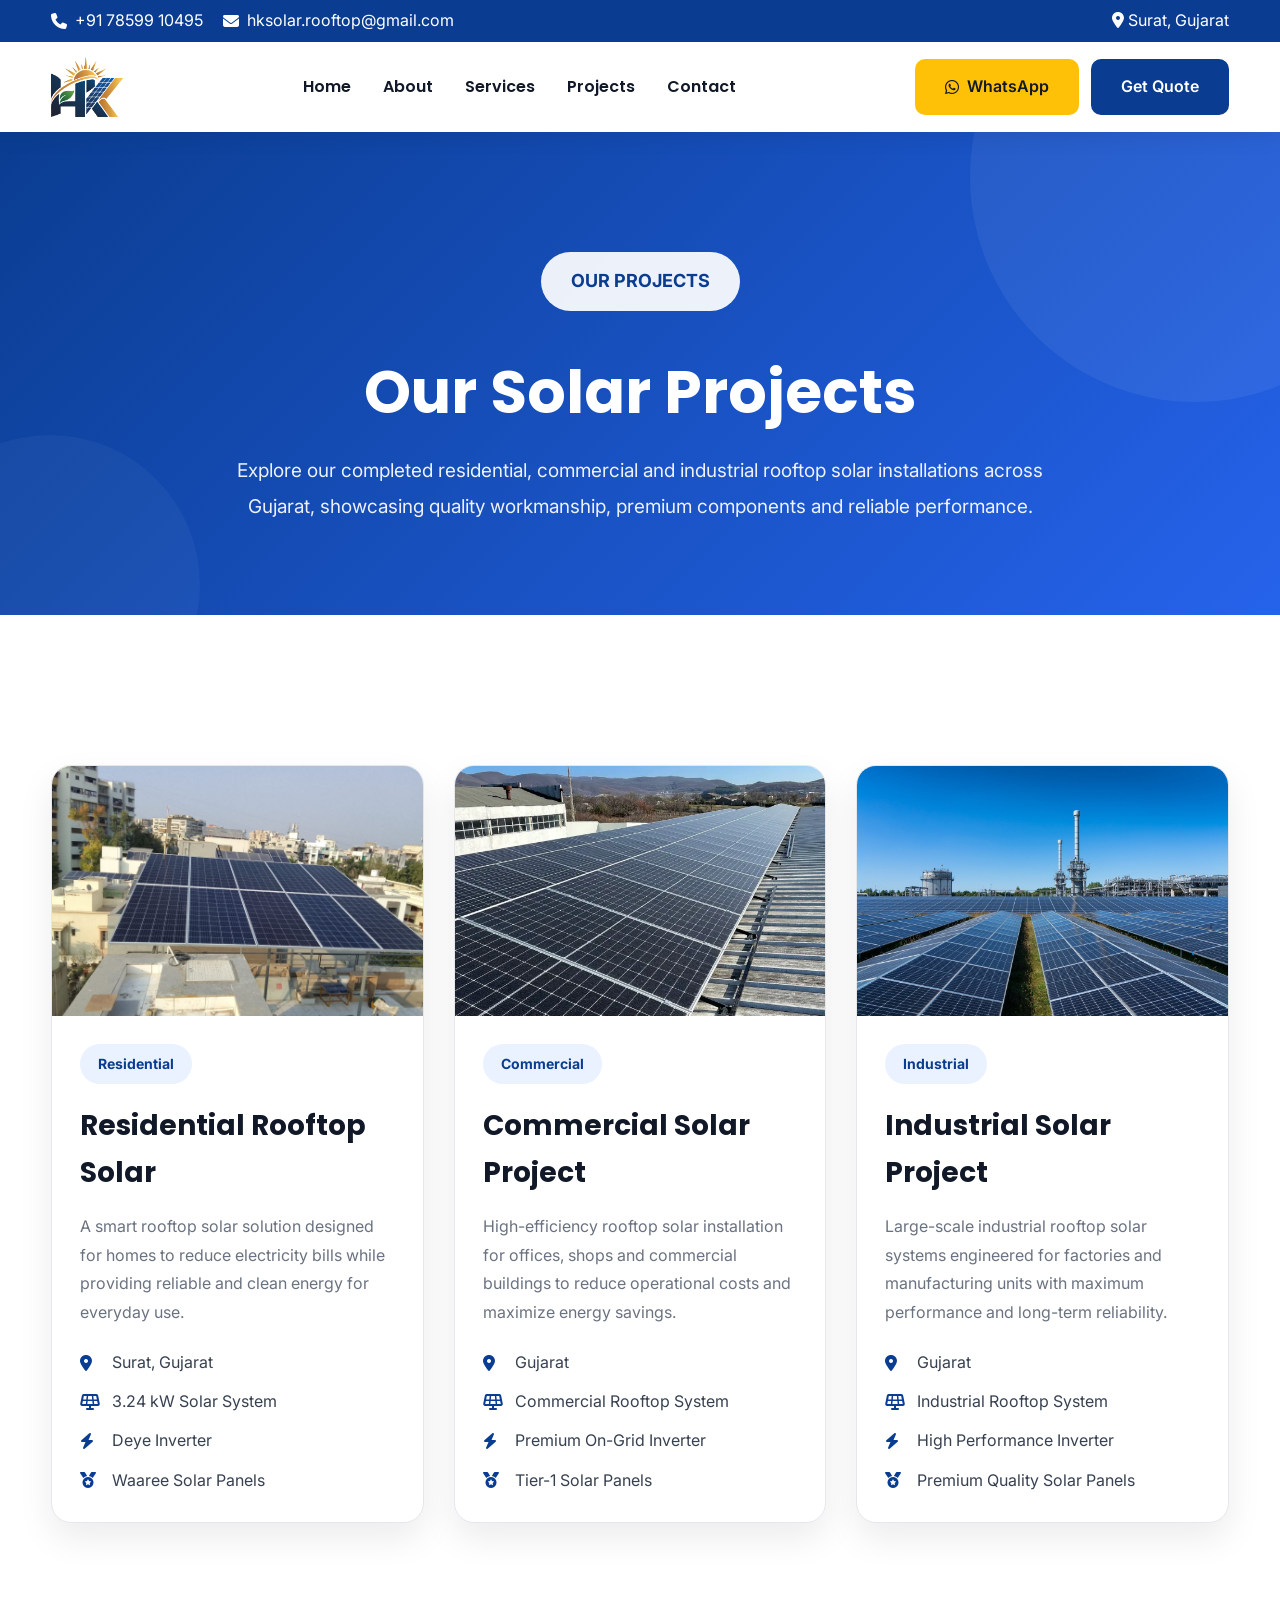
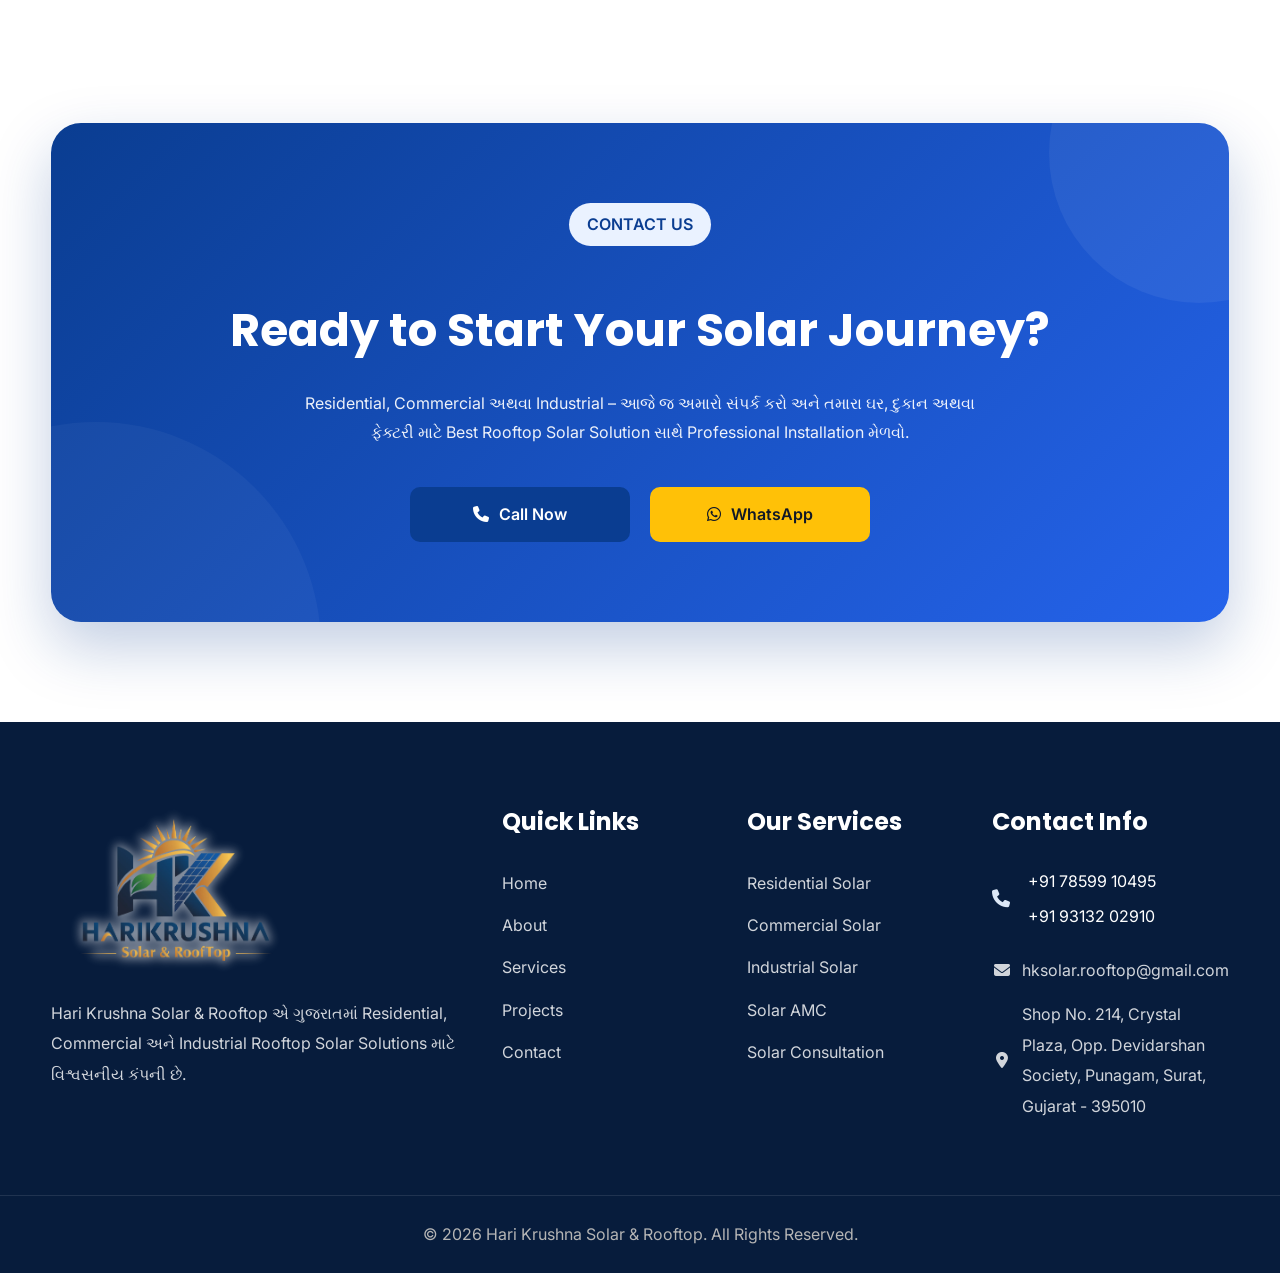
<file: projects.html>
<!DOCTYPE html>
<html lang="en">

<head>
    <meta charset="UTF-8">
    <meta name="viewport" content="width=device-width, initial-scale=1.0">
    <title>Our Solar Projects in Surat | Hari Krushna Solar & Rooftop</title>

    <meta name="description"
content="Explore completed residential, commercial and industrial rooftop solar projects by Hari Krushna Solar & Rooftop in Surat and across Gujarat.">

<meta name="keywords"
content="Solar Projects Surat, Rooftop Solar Projects Gujarat, Residential Solar Projects, Commercial Solar Projects, Industrial Solar Projects, Hari Krushna Solar Projects">

<meta name="author" content="Hari Krushna Solar & Rooftop">

<meta name="robots" content="index, follow">
<meta name="googlebot" content="index, follow">
<meta name="language" content="English">
<meta name="geo.region" content="IN-GJ">
<meta name="geo.placename" content="Surat">

<link rel="canonical" href="https://harikrushnasolar.in/projects">

<meta name="theme-color" content="#0A3D91">

<!-- Open Graph -->
<meta property="og:title" content="Our Solar Projects | Hari Krushna Solar & Rooftop">
<meta property="og:description" content="View our completed rooftop solar projects across Surat and Gujarat.">
<meta property="og:type" content="website">
<meta property="og:url" content="https://harikrushnasolar.in/projects">
<meta property="og:site_name" content="Hari Krushna Solar & Rooftop">
<meta property="og:locale" content="en_IN">
<meta property="og:image" content="https://harikrushnasolar.in/images/hero/solar-house.webp">

<!-- Twitter -->
<meta name="twitter:card" content="summary_large_image">
<meta name="twitter:title" content="Our Solar Projects | Hari Krushna Solar & Rooftop">
<meta name="twitter:description" content="Completed Residential, Commercial & Industrial Solar Projects in Gujarat.">
<meta name="twitter:image" content="https://harikrushnasolar.in/images/hero/solar-house.webp">


    <!-- Google Fonts -->
    <link rel="preconnect" href="https://fonts.googleapis.com">
    <link rel="preconnect" href="https://fonts.gstatic.com" crossorigin>
    <link href="https://fonts.googleapis.com/css2?family=Inter:wght@300;400;500;600;700&family=Poppins:wght@600;700;800&display=swap" rel="stylesheet">

    <!-- Font Awesome -->
    <link rel="stylesheet" href="https://cdnjs.cloudflare.com/ajax/libs/font-awesome/6.7.2/css/all.min.css">

    <!-- CSS -->
    <link rel="stylesheet" href="css/style.css">
<link rel="stylesheet" href="css/components.css">
<link rel="stylesheet" href="css/projects.css">
<link rel="stylesheet" href="css/services.css">
<link rel="stylesheet" href="css/responsive.css">
<link rel="stylesheet" href="https://unpkg.com/aos@2.3.4/dist/aos.css">

<!-- Favicon -->
<link rel="icon" href="favicon.ico" sizes="any">
<link rel="icon" type="image/png" sizes="32x32" href="favicon-32x32.png">
<link rel="icon" type="image/png" sizes="16x16" href="favicon-16x16.png">
<link rel="apple-touch-icon" href="apple-touch-icon.png">
<link rel="manifest" href="site.webmanifest">

<!-- Google tag (gtag.js) -->
<script async src="https://www.googletagmanager.com/gtag/js?id=G-S49J5ENX38"></script>
<script>
  window.dataLayer = window.dataLayer || [];
  function gtag(){dataLayer.push(arguments);}
  gtag('js', new Date());

  gtag('config', 'G-S49J5ENX38');
</script>

</head>

<body>

    <!-- Header -->
    <!-- અહીં index માં જે header છે એ copy-paste કરો -->

    <!-- ==========================================
         TOP BAR
    =========================================== -->

    <div class="topbar">

        <div class="container topbar-content">

            <div class="top-left">

                <a href="tel:+917859910495">
                    <i class="fa-solid fa-phone"></i>
                    +91 78599 10495
                </a>

                <a href="mailto:hksolar.rooftop@gmail.com">
                    <i class="fa-solid fa-envelope"></i>
                    hksolar.rooftop@gmail.com
                </a>

            </div>

<div class="google-link">
    <a href="https://www.google.com/search?q=Hari+Krushna+Solar+%26+Rooftop"
       target="_blank"
       rel="noopener noreferrer">
        <i class="fa-solid fa-location-dot"></i>
        Surat, Gujarat
    </a>
</div>

        </div>

    </div>
<!-- ==========================
     HEADER
========================== -->

<header class="header">

    <div class="container navbar">

        <!-- Logo -->

        <a href="index" class="logo">

            <img src="assets/logos/hk logo.webp" alt="Hari Krushna Solar & Rooftop Logo" loading="lazy"
decoding="async">

            
        <div class="mobile-logo-text">
    <img
        src="assets/logos/mobile-brand-name.png"
        alt="Hari Krushna Solar & Rooftop"
        class="mobile-brand-name"
    >
</div>
        </a>

        <!-- Desktop Navigation -->

        <nav class="desktop-nav">

            <ul class="nav-links">

                <li><a href="index">Home</a></li>
                <li><a href="about">About</a></li>
                <li><a href="services">Services</a></li>
                <li><a href="projects">Projects</a></li>
                <li><a href="contact">Contact</a></li>

            </ul>

        </nav>

        <!-- Desktop Buttons -->

        <div class="header-buttons">

            <a href="https://wa.me/917859910495"
               target="_blank"
               class="btn btn-secondary">

                <i class="fa-brands fa-whatsapp"></i>
                WhatsApp

            </a>

            <a href="contact" class="btn btn-primary">

                Get Quote

            </a>

        </div>

        <!-- Mobile Button -->

        <button class="mobile-toggle" aria-label="Menu">

            <i class="fa-solid fa-bars-staggered"></i>

        </button>

    </div>

</header>

<div class="mobile-menu">

    <button class="close-menu">
        <i class="fa-solid fa-xmark"></i>
    </button>

    <a href="index"><i class="fa-solid fa-house"></i> Home</a>

    <a href="about"><i class="fa-solid fa-user"></i> About</a>

    <a href="services"><i class="fa-solid fa-solar-panel"></i> Services</a>

    <a href="projects"><i class="fa-solid fa-folder-open"></i> Projects</a>

    <a href="contact"><i class="fa-solid fa-phone"></i> Contact</a>

    <div class="mobile-actions">

        <a href="tel:+917859910495" class="btn btn-primary">
            Call Now
        </a>

        <a href="https://wa.me/917859910495"
           target="_blank"
           class="btn btn-secondary">
            WhatsApp
        </a>

    </div>

    <div class="mobile-contact">

    <div class="mobile-contact-phone">
        <i class="fa-solid fa-phone"></i>

        <div class="mobile-phone-numbers">
            <a href="tel:+917859910495">+91 78599 10495</a>
            <a href="tel:+919313202910">+91 93132 02910</a>
        </div>
    </div>

    <p>
        <i class="fa-solid fa-envelope"></i>
        <a href="mailto:hksolar.rooftop@gmail.com">
            hksolar.rooftop@gmail.com
        </a>
    </p>

    <p class="mobile-contact-address">
        <i class="fa-solid fa-location-dot"></i>
        <span>Shop No. 214, Crystal Plaza, Opp. Devidarshan Society, Punagam, Surat, Gujarat - 395010</span>
    </p>

</div>


</div>

<div class="menu-overlay"></div>

    <main>

        <!-- Hero -->
<section class="page-banner">

    <div class="container"data-aos="fade-down">

        <span class="hero-badge">
            OUR PROJECTS
        </span>

        <h1>Our Solar Projects</h1>

        <p>
            Explore our completed residential, commercial and industrial rooftop
            solar installations across Gujarat, showcasing quality workmanship,
            premium components and reliable performance.
        </p>

    </div>

</section>


<!-- Our Projects -->
<section class="projects-section">

    <div class="container">


        <div class="projects-grid">

            <!-- Residential -->

            <div class="project-card"
     data-aos="fade-up"
     data-aos-delay="0">

                <div class="project-image">
                    <img src="images/project-page/residential.jpeg" alt="Completed residential rooftop solar project in Surat" loading="lazy"
decoding="async">
                </div>

                <div class="project-content">

                    <span class="project-type">Residential</span>

                    <h3>Residential Rooftop Solar</h3>

                    <p>
                        A smart rooftop solar solution designed for homes to
                        reduce electricity bills while providing reliable and
                        clean energy for everyday use.
                    </p>

                    <ul class="project-info">

                        <li>
                            <i class="fa-solid fa-location-dot"></i>
                            Surat, Gujarat
                        </li>

                        <li>
                            <i class="fa-solid fa-solar-panel"></i>
                            3.24 kW Solar System
                        </li>

                        <li>
                            <i class="fa-solid fa-bolt"></i>
                            Deye Inverter
                        </li>

                        <li>
                            <i class="fa-solid fa-medal"></i>
                            Waaree Solar Panels
                        </li>

                    </ul>

                </div>

            </div>



            <!-- Commercial -->

            <div class="project-card"
     data-aos="fade-up"
     data-aos-delay="150">

                <div class="project-image">
                    <img src="images/project-page/commercial.webp" alt="Completed commercial rooftop solar project in Gujarat" loading="lazy"
decoding="async">
                </div>

                <div class="project-content">

                    <span class="project-type">Commercial</span>

                    <h3>Commercial Solar Project</h3>

                    <p>
                        High-efficiency rooftop solar installation for offices,
                        shops and commercial buildings to reduce operational
                        costs and maximize energy savings.
                    </p>

                    <ul class="project-info">

                        <li>
                            <i class="fa-solid fa-location-dot"></i>
                            Gujarat
                        </li>

                        <li>
                            <i class="fa-solid fa-solar-panel"></i>
                            Commercial Rooftop System
                        </li>

                        <li>
                            <i class="fa-solid fa-bolt"></i>
                            Premium On-Grid Inverter
                        </li>

                        <li>
                            <i class="fa-solid fa-medal"></i>
                            Tier-1 Solar Panels
                        </li>

                    </ul>

                </div>

            </div>



            <!-- Industrial -->

            <div class="project-card"
     data-aos="fade-up"
     data-aos-delay="300">

                <div class="project-image">
                    <img src="images/project-page/industrial.jpg" alt="Completed industrial solar installation by Hari Krushna Solar & Rooftop" loading="lazy"
decoding="async">
                </div>

                <div class="project-content">

                    <span class="project-type">Industrial</span>

                    <h3>Industrial Solar Project</h3>

                    <p>
                        Large-scale industrial rooftop solar systems engineered
                        for factories and manufacturing units with maximum
                        performance and long-term reliability.
                    </p>

                    <ul class="project-info">

                        <li>
                            <i class="fa-solid fa-location-dot"></i>
                            Gujarat
                        </li>

                        <li>
                            <i class="fa-solid fa-solar-panel"></i>
                            Industrial Rooftop System
                        </li>

                        <li>
                            <i class="fa-solid fa-bolt"></i>
                            High Performance Inverter
                        </li>

                        <li>
                            <i class="fa-solid fa-medal"></i>
                            Premium Quality Solar Panels
                        </li>

                    </ul>

                </div>

            </div>

        </div>

    </div>

</section>      
           
    
    <!-- =========================
     PROJECT CTA
========================= -->

<!-- =========================
     PROJECT CTA
========================= -->

<section class="services-final-cta"
         data-aos="zoom-in-up">

    <div class="container">

        <div class="services-final-box" data-aos="zoom-in">

            <span class="section-tag">
                CONTACT US
            </span>

            <h2>
                Ready to Start Your Solar Journey?
            </h2>

            <p>
                Residential, Commercial અથવા Industrial – આજે જ અમારો સંપર્ક કરો અને
                તમારા ઘર, દુકાન અથવા ફેક્ટરી માટે Best Rooftop Solar Solution સાથે
                Professional Installation મેળવો.
            </p>

            <div class="services-cta-buttons">

                <a href="tel:+917859910495" class="btn btn-primary">

                    <i class="fa-solid fa-phone"></i>

                    Call Now

                </a>

                <a href="https://wa.me/917859910495"
                   target="_blank"
                   class="btn btn-secondary">

                    <i class="fa-brands fa-whatsapp"></i>

                    WhatsApp

                </a>

            </div>

        </div>

    </div>

</section>



    <!-- Footer -->
    <!-- અહીં index માં જે footer છે એ copy-paste કરો -->

    <!-- ==========================
     FOOTER
========================== -->

<footer class="footer" data-aos="fade-up">

    <div class="container footer-grid">

        <div>

            <img src="assets/logos/logo.webp" alt="Hari Krushna Solar & Rooftop Logo" class="footer-logo" loading="lazy"
decoding="async">

            <p>

                Hari Krushna Solar & Rooftop એ ગુજરાતમાં Residential,
                Commercial અને Industrial Rooftop Solar Solutions માટે વિશ્વસનીય કંપની છે.

            </p>

        </div>

        <div>

            <h3>Quick Links</h3>

            <ul>

<li><a href="index">Home</a></li>
<li><a href="about">About</a></li>
<li><a href="services">Services</a></li>
<li><a href="projects">Projects</a></li>
<li><a href="contact">Contact</a></li>

            </ul>

        </div>

        <div>

            <h3>Our Services</h3>

            <ul>

                <li>Residential Solar</li>
                <li>Commercial Solar</li>
                <li>Industrial Solar</li>
                <li>Solar AMC</li>
                <li>Solar Consultation</li>

            </ul>

        </div>

        <div>
<div>

    <h3>Contact Info</h3>

<div class="contact-item">
    <i class="fas fa-phone"></i>

    <div class="footer-phone-list">
        <a href="tel:+917859910495">+91 78599 10495</a>
        <a href="tel:+919313202910">+91 93132 02910</a>
    </div>
</div>

<p>
    <i class="fa-solid fa-envelope"></i>
    <a href="mailto:hksolar.rooftop@gmail.com">hksolar.rooftop@gmail.com</a>
</p>

<p>
    <i class="fa-solid fa-location-dot"></i>
    Shop No. 214, Crystal Plaza, Opp. Devidarshan Society, Punagam, Surat, Gujarat - 395010
</p>

</div>

        </div>

    </div>

    <div class="footer-bottom">

        © 2026 Hari Krushna Solar & Rooftop. All Rights Reserved.

    </div>

</footer>
</main>

<script src="https://unpkg.com/aos@2.3.4/dist/aos.js"></script>

<script>
AOS.init({
    duration: 900,
    delay: 100,
    offset: 120,
    easing: "ease-in-out",
    once: true,
    mirror: false
});
</script>

<script src="js/script.js" defer></script>
<script src="js/analytics.js" defer></script>

</body>
</html>
</file>
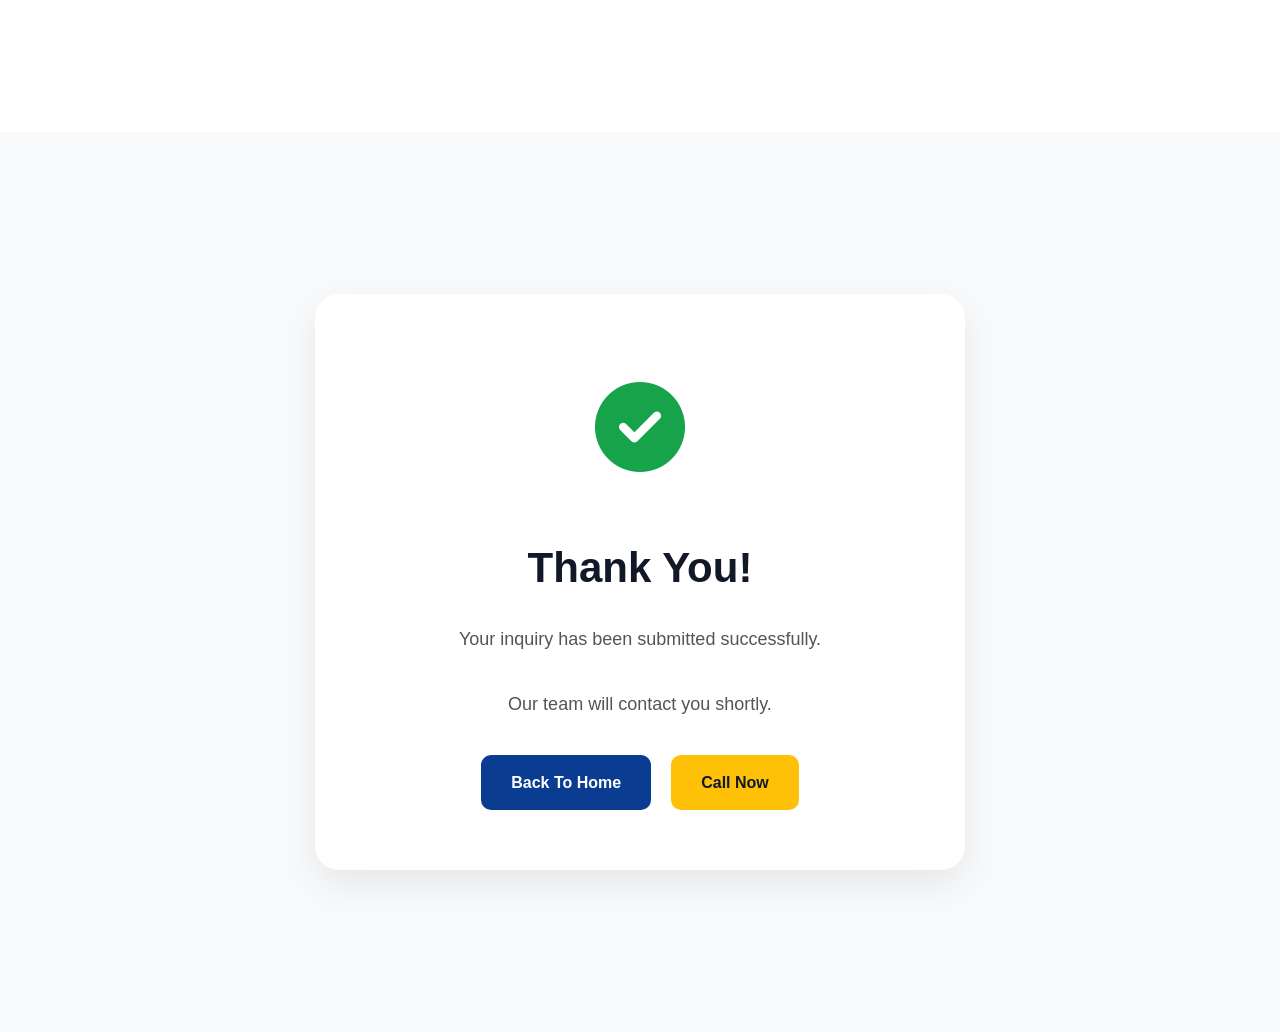
<file: thankyou.html>
<!DOCTYPE html>
<html lang="en">

<head>

    <meta charset="UTF-8">

    <meta name="viewport" content="width=device-width, initial-scale=1.0">

    <title>Thank You | Hari Krushna Solar & Rooftop</title>

    <link rel="stylesheet" href="css/style.css">
    <link rel="stylesheet" href="css/components.css">
    <link rel="stylesheet" href="css/responsive.css">

    <!-- Favicon -->
<link rel="icon" href="favicon.ico" sizes="any">
<link rel="icon" type="image/png" sizes="32x32" href="favicon-32x32.png">
<link rel="icon" type="image/png" sizes="16x16" href="favicon-16x16.png">
<link rel="apple-touch-icon" href="apple-touch-icon.png">
<link rel="manifest" href="site.webmanifest">

    <link rel="stylesheet"
          href="https://cdnjs.cloudflare.com/ajax/libs/font-awesome/6.5.2/css/all.min.css">

    <!-- Google tag (gtag.js) -->
<script async src="https://www.googletagmanager.com/gtag/js?id=G-S49J5ENX38"></script>
<script>
  window.dataLayer = window.dataLayer || [];
  function gtag(){dataLayer.push(arguments);}
  gtag('js', new Date());

  gtag('config', 'G-S49J5ENX38');
</script>

</head>

<body>

<section class="thank-you">

    <div class="container">

        <div class="thank-card">

            <div class="thank-icon">

                <i class="fa-solid fa-circle-check"></i>

            </div>

            <h1>Thank You!</h1>

            <p>

                Your inquiry has been submitted successfully.

                <br><br>

                Our team will contact you shortly.

            </p>

            <div class="thank-buttons">

                <a href="index.html" class="btn btn-primary">

                    Back To Home

                </a>

                <a href="tel:+917859910495" class="btn btn-secondary">

                    Call Now

                </a>

            </div>

        </div>

    </div>

</section>

</body>

</html>
</file>
<file: css/style.css>
/* ==========================================
   Hari Krushna Solar & Rooftop
   Main Stylesheet
   Version : 1.0
========================================== */

/* Google Design System */

:root{

    /* Colors */
    --primary:#0A3D91;
    --primary-dark:#072C69;
    --secondary:#FFC107;

    --white:#ffffff;
    --black:#111827;

    --text:#4B5563;
    --light:#F8FAFC;
    --border:#E5E7EB;

    /* Container */
    --container:1200px;

    /* Radius */
    --radius:16px;

    /* Shadow */
    --shadow:0 10px 30px rgba(0,0,0,.08);

    /* Transition */
    --transition:.35s ease;

}


/* Reset */

*{
    margin:0;
    padding:0;
    box-sizing:border-box;
}

html {
    scroll-behavior: auto;
}

body{

    font-family:'Inter',sans-serif;

    background:var(--white);

    color:var(--text);

    line-height:1.7;

}

img{

    max-width:100%;

    display:block;

}

a{

    text-decoration:none;

}

ul{

    list-style:none;

}

h1,h2,h3,h4,h5,h6{

    font-family:'Poppins',sans-serif;

    color:var(--black);

}


/* Layout */

.container{

    width:min(var(--container),92%);

    margin:auto;

}

section{

    padding:100px 0;

}


/* Buttons */

.btn{

    display:inline-flex;

    align-items:center;

    justify-content:center;

    padding:14px 30px;

    border-radius:10px;

    font-weight:600;

    transition:var(--transition);

    cursor:pointer;

    gap: 10px;

}

.btn-primary{

    background:var(--primary);

    color:#fff;

}

.btn-primary:hover{

    background:var(--primary-dark);

}

.btn-secondary{

    background:var(--secondary);

    color:#111827;

}


/* Typography */

.section-title{

    font-size:42px;

    margin-bottom:15px;

}

.section-subtitle{

    font-size:18px;

    color:var(--text);

    max-width:700px;

}
html {
    overflow-x: clip;
}

body {
    overflow-x: clip;
}
</file>
<file: css/components.css>
/* ==========================================
   COMPONENTS
   Hari Krushna Solar & Rooftop
========================================== */

/* ==========================
   TOP BAR
========================== */

.topbar{

    position:fixed;

    top:0;

    left:0;

    width:100%;

    z-index:9999;

    background:#0A3D91;

}

.topbar-content{
    display:flex;
    justify-content:space-between;
    align-items:center;
    min-height:42px;
}

.top-left,
.top-right{
    display:flex;
    align-items:center;
    gap:20px;
}

.top-left a{
    color:#ffffff;
    display:flex;
    align-items:center;
    gap:8px;
    transition:.3s;
}

.top-left a:hover{
    color:#FFC107;
}

.top-right{
    color:#ffffff;
}

/* ==========================
   HEADER
========================== */

.header{

    position: fixed;

    top: 42px; /* topbar ની actual height */

    left: 0;

    right: 0;

    height: 90px;

    display: flex;

    align-items: center;

    background: #fff;

    z-index: 9998;

    box-shadow: 0 5px 20px rgba(0,0,0,.08);

    transition: all .3s ease;

}

.header.sticky{
    box-shadow:0 10px 30px rgba(0,0,0,.08);
}

.navbar{
    display:flex;
    justify-content:space-between;
    align-items:center;
    min-height:90px;
}

.logo img{
    width:72px;
}

/* ==========================
   NAVIGATION
========================== */

.nav-links{
    display:flex;
    align-items:center;
    gap:32px;
}

.nav-links a{
    color:#111827;
    font-family:'Poppins',sans-serif;
    font-weight:600;
    transition:.3s;
    position:relative;
}

.nav-links a:hover{
    color:#0A3D91;
}

.nav-links a::after{
    content:"";
    position:absolute;
    left:0;
    bottom:-8px;
    width:0;
    height:2px;
    background:#FFC107;
    transition:.3s;
}

.nav-links a:hover::after{
    width:100%;
}

/* ==========================
   HEADER BUTTONS
========================== */

.header-buttons{
    display:flex;
    gap:12px;
}

.header-buttons .btn{
    display:inline-flex;
    align-items:center;
    gap:8px;
}

/* ==========================
   HERO
========================== */

.hero{
    background:linear-gradient(135deg,#f8fbff,#eef5ff);
    padding:80px 0 40px;
}

.hero-container{
    display:grid;
    grid-template-columns:1fr 1fr;
    gap:60px;
    align-items:center;
}

.hero-badge{
    display:inline-block;
    background:#e8f1ff;
    color:#0A3D91;
    padding:10px 20px;
    border-radius:50px;
    font-weight:600;
    margin-bottom:20px;
}

.hero h1{
    font-size:60px;
    line-height:1.1;
    margin-bottom:20px;
}

.hero h1 span{
    color:#0A3D91;
}

.hero-text{
    font-size:18px;
    color:#4b5563;
    line-height:1.8;
    margin-bottom:30px;
}

.hero-features{
    margin-bottom:35px;
}

.hero-features li{
    display:flex;
    align-items:center;
    gap:10px;
    margin-bottom:15px;
    font-weight:500;
}

.hero-features i{
    color:#16a34a;
}

.hero-buttons{
    display:flex;
    gap:15px;
}

.hero-stats{
    margin-top:60px;
    display:grid;
    grid-template-columns:repeat(4,1fr);
    gap:20px;
}

.stat-card{
    background:#fff;
    border-radius:16px;
    padding:30px;
    text-align:center;
    box-shadow:0 10px 25px rgba(0,0,0,.08);
}

.stat-card h2{
    color:#0A3D91;
    font-size:38px;
    margin-bottom:10px;
}

.stat-card p{
    color:#6b7280;
}
/* ==========================
   BRANDS
========================== */

.brands{
    padding:80px 0;
    background:#fff;
}

.brands-grid{
    margin-top:50px;
    display:grid;
    grid-template-columns:repeat(5,1fr);
    gap:25px;
}

.brand-card{
    background:#fff;
    border-radius:16px;
    padding:25px;
    box-shadow:0 10px 25px rgba(0,0,0,.08);
    display:flex;
    justify-content:center;
    align-items:center;
    transition:.3s;
    text-decoration:none;
    cursor:pointer;
}

.brand-card:hover{
    transform:translateY(-8px);
}

.brand-card img{
    max-width:120px;
    width:100%;
}
/* ==========================
   SERVICES GRID BASE
========================== */
.services-grid{
    display:grid;
    gap:30px;
    margin-top:50px;
}

.service-card img{
    margin:0 auto 20px;
}

/* ==========================
   WHY US
========================== */

.why-us{
    padding:100px 0;
    background:#fff;
}

.why-us .container{
    display:grid;
    grid-template-columns:1fr 1fr;
    gap:70px;
    align-items:center;
}

.why-left img{
    width:100%;
    max-width:550px;
    border-radius:35px;
    box-shadow:0 20px 45px rgba(0,0,0,.12);
}

.section-tag{
    display:inline-block;
    background:#eaf2ff;
    color:#0A3D91;
    padding:8px 18px;
    border-radius:30px;
    font-weight:600;
    margin-bottom:20px;
}

.why-right h2{
    font-size:42px;
    margin-bottom:20px;
}

.why-right p{
    color:#6b7280;
    line-height:1.8;
    margin-bottom:30px;
}

.why-list{
    display:grid;
    grid-template-columns:repeat(2,1fr);
    gap:20px;
}

.why-item{
    background:#f8faff;
    padding:18px;
    border-radius:12px;
    font-weight:600;
}
/* ==========================
   SUBSIDY
========================== */

.subsidy{

    padding:100px 0;

    background:#F8FAFC;

}

.subsidy-grid{

    display:grid;

    grid-template-columns:1fr 1fr;

    gap:70px;

    align-items:center;

}

.subsidy-image img{

    width:100%;

}

.subsidy h2{

    font-size:42px;

    margin:20px 0;

}

.subsidy p{

    line-height:1.8;

    margin-bottom:25px;

    color:#6b7280;

}

.subsidy ul{

    margin-bottom:35px;

}

.subsidy ul li{

    margin-bottom:15px;

    font-size:17px;

}
/* ==========================================
   PREMIUM PROJECTS
========================================== */

.projects{
    padding:100px 0;
    background:#F8FAFC;
}

.projects-grid{
    display:grid;
    grid-template-columns:repeat(3,1fr);
    gap:30px;
    margin-top:50px;
}

.project-card{
    background:#fff;
    border-radius:20px;
    overflow:hidden;
    box-shadow:0 12px 30px rgba(0,0,0,.08);
    transition:.35s ease;
}

.project-card:hover{
    transform:translateY(-10px);
    box-shadow:0 20px 45px rgba(0,0,0,.15);
}

.project-image{
    position:relative;
    overflow:hidden;
}

.project-image img{
    width:100%;
    height:260px;
    object-fit:cover;
    transition:.4s ease;
}

.project-card:hover .project-image img{
    transform:scale(1.08);
}

.project-overlay{
    position:absolute;
    inset:0;
    background:rgba(10,61,145,.70);
    display:flex;
    justify-content:center;
    align-items:center;
    opacity:0;
    transition:.35s ease;
}

.project-card:hover .project-overlay{
    opacity:1;
}

.project-overlay .btn{
    transform:translateY(20px);
    transition:.35s ease;
}

.project-card:hover .project-overlay .btn{
    transform:translateY(0);
}

.project-content{
    padding:25px;
}

.project-location{
    display:inline-flex;
    align-items:center;
    gap:8px;
    color:#0A3D91;
    font-size:14px;
    font-weight:600;
    margin-bottom:12px;
}

.project-content h3{
    margin-bottom:10px;
    color:#111827;
}

.project-content p{
    color:#6B7280;
    margin:0;
}
/* ==========================
   TESTIMONIALS
========================== */

.testimonials{
    padding:100px 0;
    background:#F8FAFC;
}

.testimonial-grid{
    display:grid;
    grid-template-columns:repeat(3,1fr);
    gap:30px;
    margin-top:50px;
}

.testimonial-card{
    background:#fff;
    padding:35px;
    border-radius:18px;
    box-shadow:0 10px 25px rgba(0,0,0,.08);
}

.stars{
    color:#FFC107;
    font-size:22px;
    margin-bottom:20px;
}

.testimonial-card p{
    color:#6b7280;
    line-height:1.8;
    margin-bottom:25px;
}

.testimonial-card h4{
    color:#0A3D91;
    margin-bottom:5px;
}

.testimonial-card span{
    color:#888;
}
/* ==========================
   FAQ
========================== */

.faq{
    padding:100px 0;
    background:#fff;
}

.faq-box{
    max-width:900px;
    margin:50px auto 0;
}

.faq-box details{
    background:#F8FAFC;
    margin-bottom:18px;
    border-radius:12px;
    padding:20px 25px;
}

.faq-box summary{
    cursor:pointer;
    font-weight:600;
    color:#0A3D91;
    font-size:18px;
}

.faq-box p{
    margin-top:15px;
    color:#6b7280;
    line-height:1.8;
}

/* ==========================
   CONTACT
========================== */

.contact{
    padding:100px 0;
    background:#F8FAFC;
}

.contact-grid{
    display:grid;
    grid-template-columns:1fr 1fr;
    gap:60px;
    align-items:start;
}

.contact-item{
    display:flex;
    gap:18px;
    margin:25px 0;
}

.contact-item i{
    width:55px;
    height:55px;
    background:#0A3D91;
    color:#fff;
    display:flex;
    align-items:center;
    justify-content:center;
    border-radius:50%;
    font-size:20px;
}

.contact-item h4{
    margin-bottom:6px;
}

.contact-item p{
    color:#6b7280;
}

.contact-buttons{
    display:flex;
    gap:15px;
    margin-top:35px;
}

.contact-form{
    background:#fff;
    padding:35px;
    border-radius:18px;
    box-shadow:0 10px 30px rgba(0,0,0,.08);
}

.contact-form form{
    display:flex;
    flex-direction:column;
    gap:18px;
}

.contact-form input,
.contact-form select,
.contact-form textarea{
    padding:15px;
    border:1px solid #ddd;
    border-radius:10px;
    font-size:16px;
    width:100%;
}

.contact-form textarea{
    resize:none;
}

/* ==========================
   FOOTER
========================== */

.footer{

    background:#071C3C;

    color:#fff;

    padding:80px 0 0;

}

.footer-grid{

    display:grid;

    grid-template-columns:2fr 1fr 1fr 1fr;

    gap:40px;

}

.footer-logo {
    width: 250px;
    max-width: 100%;
    height: auto;
    margin-bottom: 20px;
}
.footer h3{

    color:#ffffff;

    font-size:24px;

    font-weight:700;

    margin-bottom:25px;

}

.footer p{
    display:flex;
    align-items:center;
    gap:10px;
    color:#d1d5db;
    line-height:1.9;
    margin-bottom:14px;
}

.footer li{
    color:#d1d5db;
    line-height:1.9;
}

.footer p i{
    width:20px;
    color:var(--secondary-color);
    text-align:center;
    flex-shrink:0;
}

.footer ul{

    list-style:none;

}

.footer ul li{

    margin-bottom:12px;

}

.footer a{

    color:#d1d5db;

}

.footer a:hover{

    color:#FFC107;

}

.footer-bottom{

    border-top:1px solid rgba(255,255,255,.1);

    margin-top:60px;

    padding:25px;

    text-align:center;

    color:#b5b5b5;

}

/* ==========================
   MAP
========================== */

.map{
    padding:0;
}

.map iframe{
    display:block;
}
/* ==========================
   FLOATING WHATSAPP
========================== */

.whatsapp-float{
    position:fixed;
    right:25px;
    bottom:25px;
    width:65px;
    height:65px;
    background:#25D366;
    color:#fff;
    border-radius:50%;
    display:flex;
    justify-content:center;
    align-items:center;
    font-size:34px;
    box-shadow:0 10px 25px rgba(0,0,0,.25);
    z-index:9999;
    transition:.3s;
}

.whatsapp-float:hover{
    transform:scale(1.1);
    background:#20ba5a;
}

/* ==========================
   BACK TO TOP
========================== */

.back-to-top{
    position:fixed;
    right:25px;
    bottom:100px;
    width:55px;
    height:55px;
    border:none;
    border-radius:50%;
    background:#0A3D91;
    color:#fff;
    font-size:20px;
    cursor:pointer;
    display:none;
    align-items:center;
    justify-content:center;
    box-shadow:0 10px 25px rgba(0,0,0,.20);
    z-index:9998;
    transition:.3s;
}

.back-to-top:hover{
    background:#072C69;
    transform:translateY(-5px);
}

/* ==========================
   CALCULATOR
========================== */

.calculator{

    padding:100px 0;

    background:#fff;

}

.calculator-box{

    max-width:650px;

    margin:50px auto 0;

    background:#F8FAFC;

    padding:40px;

    border-radius:18px;

    text-align:center;

    box-shadow:0 10px 30px rgba(0,0,0,.08);

}

.calculator-box input{

    width:100%;

    padding:18px;

    border-radius:12px;

    border:1px solid #ddd;

    margin-bottom:20px;

    font-size:18px;

}

.calculator-result{

    margin-top:30px;

}

.calculator-result h3{

    font-size:38px;

    color:#0A3D91;

    margin-bottom:15px;

}

.calculator-result p{

    font-size:18px;

    margin:10px 0;

}

/* ==========================
   CTA BANNER
========================== */

.cta{
    padding:70px 0;
    background:linear-gradient(135deg,#0A3D91,#0F62FE);
}

.cta-box{
    display:flex;
    justify-content:space-between;
    align-items:center;
    gap:50px;
}

.cta-content{
    flex:1;
}

.cta-content h2{
    color:#fff;
    font-size:48px;
    line-height:1.3;
    margin:18px 0;
    max-width:700px;
}

.cta-content p{
    color:#E5E7EB;
    font-size:18px;
    line-height:1.8;
    max-width:650px;
}

.cta-buttons{
    display:flex;
    gap:18px;
    flex-shrink:0;
}

.cta-buttons .btn{
    min-width:190px;
    height:60px;
    display:flex;
    align-items:center;
    justify-content:center;
    gap:10px;
    font-size:18px;
    border-radius:12px;
}

.cta .btn-primary{
    background:#fff;
    color:#0A3D91;
}

.cta .btn-secondary{
    background:#FFC107;
    color:#111827;
gap: 10px;

}
/* ==========================================
   PREMIUM MOBILE NAVBAR
========================================== */

@media (max-width:991px){

.topbar{
display:none;
}

.header{

    position:fixed;

    top:0;

    left:0;

    width:100%;

    z-index:9999;

    background:#ffffff;

    box-shadow:0 2px 20px rgba(0,0,0,.08);

}

.navbar{
    min-height:70px;
    padding:10px 18px;
}

.logo img{
width: 55px;
}

.mobile-toggle{
    display:flex;
    align-items:center;
    justify-content:center;
    width:48px;
    height:48px;
    background:#0A3D91;
    color:#fff;
    border-radius:12px;
    cursor:pointer;
    font-size:24px;
    transition:.3s;
}

.mobile-toggle:hover{
    background:#082F75;
}

.header-buttons{
display:none;
}

nav{
margin:0;
padding:0;
}

.nav-links{
    max-width:280px;

position:fixed;

top:0;

right:-100%;

width:280px;

height:100vh;

background:#fff;

display:flex;

flex-direction:column;

justify-content:flex-start;

align-items:flex-start;

padding:90px 30px;

gap:22px;

transition:.35s;

box-shadow:-10px 0 30px rgba(0,0,0,.12);

z-index:1001;

}

.nav-links.active{
right:0;
}

.nav-links li{
width:100%;
list-style:none;
}

.nav-links a{
display:block;
width:100%;
font-size:20px;
padding:8px 0;
color:#0A3D91;
}

.menu-overlay{

    position:fixed;
    inset:0;

    background:rgba(0,0,0,.25);

    backdrop-filter:blur(4px);

    -webkit-backdrop-filter:blur(4px);

    opacity:0;
    visibility:hidden;
    pointer-events:none;

    z-index:9998;

    transition:.3s ease;

}

.menu-overlay.active{

    opacity:1;
    visibility:visible;
    pointer-events:auto;

}


/* ==========================
   MOBILE MENU
========================== */

.close-menu{
    position:absolute;
    top:20px;
    right:20px;
    background:none;
    border:none;
    font-size:28px;
    color:#0A3D91;
    cursor:pointer;
}

.mobile-menu{

    position:fixed;

    top:80px;

    right:-100%;

    left:auto;

    width:320px;

    max-width:90%;

    height:calc(100vh - 80px);

    background:#fff;

    z-index:9999;

    backdrop-filter:none !important;

    transition:.35s ease;

    overflow-y:auto;

    box-shadow:-10px 0 30px rgba(0,0,0,.15);

    padding:30px 25px;

}

.mobile-menu.active{

    right:0;

}

.mobile-menu a{
    display:flex;
    align-items:center;
    gap:12px;
    padding:10px 0;
    color:#111827;
    font-size:18px;
    font-weight:600;
}

.mobile-menu a i{
    width:22px;
    color:#0A3D91;
}

.mobile-actions{
    margin-top:30px;
    display:flex;
    flex-direction:column;
    gap:15px;
}

.mobile-actions .btn{
    width:100%;
}

.mobile-contact{
    margin-top:35px;
    padding-top:25px;
    border-top:1px solid #E5E7EB;
}

.mobile-contact p{
    display:flex;
    align-items:center;
    gap:10px;
    margin:12px 0;
    color:#4B5563;
    font-size:15px;
}

.mobile-contact i{
    color:#0A3D91;
}

/* ==========================================
   HERO MOBILE POLISH
========================================== */

.hero{

padding:30px 0;

}

.hero-container{

grid-template-columns:1fr;

gap:35px;

text-align:center;

}

.hero-content{

order:2;

}

.hero-image{
    position:relative;
}

.hero-image img{
    transition:0.3s ease;
}

.hero h1{

font-size:38px;

line-height:1.2;

}

.hero-text{

font-size:16px;

margin:20px auto;

max-width:100%;

}

.hero-features{

margin:25px 0;

}

.hero-features li{

justify-content:center;

font-size:15px;

}

.hero-buttons{
    flex-direction:column;
}

.hero-buttons .btn{

width:100%;

height:52px;

}

.hero-stats{

grid-template-columns:repeat(2,1fr);

gap:15px;

margin-top:40px;

}

.stat-card{

padding:20px;

}

.stat-card h2{

font-size:28px;

}

}

/* ==========================================
   SERVICES PREMIUM
========================================== */

.services{
    padding:100px 0;
    background:#fff;
}

.service-card{
    background:#fff;
    border-radius:20px;
    text-align:center;
    box-shadow:0 10px 30px rgba(0,0,0,.08);
    transition:.35s ease;
    border:1px solid #edf2f7;
}

.service-card:hover{
    transform:translateY(-10px);
    box-shadow:0 20px 45px rgba(0,0,0,.12);
}

.service-card img{
    width:90px;
}

.service-card h3{
    font-size:28px;
    color:#0A3D91;
    margin-bottom:15px;
}

.service-card p{
    color:#555;
    line-height:1.8;
    margin-bottom:20px;
}

.service-card a{
    color:#0A3D91;
    font-weight:700;
}

.services-grid{
    grid-template-columns:1fr;
}

.service-card{
    padding:30px 20px;
}

/* ==========================================
   THANK YOU PAGE
========================================== */

.thank-you{

    min-height:100vh;

    display:flex;

    align-items:center;

    justify-content:center;

    background:#F8FAFC;

}

.thank-card{

    background:#fff;

    max-width:650px;

    margin:auto;

    text-align:center;

    padding:60px 40px;

    border-radius:24px;

    box-shadow:0 15px 40px rgba(0,0,0,.08);

}

.thank-icon{

    font-size:90px;

    color:#16A34A;

    margin-bottom:25px;

}

.thank-card h1{

    font-size:42px;

    margin-bottom:20px;

}

.thank-card p{

    font-size:18px;

    color:#555;

    line-height:1.8;

}

.thank-buttons{

    margin-top:35px;

    display:flex;

    justify-content:center;

    gap:20px;

}

@media(max-width:576px){

.thank-card{

padding:40px 25px;

}

.thank-buttons{

flex-direction:column;

}

}

.contact-form label{

    display:block;

    font-weight:600;

    color:#111827;

    margin:18px 0 8px;

}

.required{

    color:#EF4444;

    font-size:18px;

    margin-left:3px;

}

.contact-form small{

    color:#6B7280;

    font-size:13px;

    font-weight:500;

}

body{

    padding-top:132px;

}

.hero-image img{
    overflow:hidden !important;
    box-shadow:0 20px 50px rgba(0,0,0,.15) !important;
}

.hero-image{
    order:1;
    display:flex;
    justify-content:center;
    align-items:center;

    background:#fff;
    padding:8px;              /* પહેલા 20px હતું */
    border-radius:35px;
    width:fit-content;
    margin:auto;

    box-shadow:
        0 20px 50px rgba(0,0,0,.08),
        0 8px 20px rgba(37,99,235,.06);
}

.hero-image:hover{
    transform:translateY(-6px);
    box-shadow:
        0 35px 80px rgba(0,0,0,.14),
        0 15px 40px rgba(37,99,235,.12);
}

.hero-image img{
    width:100%;
    max-width:500px;           /* પહેલા 380px હતું */
    display:block;
    margin:auto;
    border-radius:30px !important;
}

.hero-image img:hover{
    transform:scale(1.02);
}

@media (max-width: 768px) {
    .mobile-menu .btn.btn-primary {
        color: #fff !important;
    }
}

.footer-phone-list {
    display: flex;
    flex-direction: column;
    gap: 8px;
}

.footer-phone-list a {
    display: block;
    white-space: nowrap;
    text-decoration: none;
    color: inherit;
} 
.footer .contact-item .fa-phone {
    background: transparent !important;
    color: #dce7f6;
    width: auto !important;
    height: auto !important;
    padding: 0 !important;
    border-radius: 0 !important;
    box-shadow: none !important;
    font-size: 18px;
}
.google-link a,
.google-link a:visited,
.google-link a:hover,
.google-link a:focus {
    color: #ffffff !important;
    text-decoration: none;
}

.google-link a i {
    color: #ffffff !important;
}
/* Mobile header brand name image */
@media (max-width: 768px) {
    .logo .mobile-brand-name {
        display: block;
        width: 150px;
        max-width: calc(100vw - 160px);
        height: auto;
        object-fit: contain;
    }
}

/* Mobile Header Logo Adjustment */
@media (max-width: 768px) {

    /* HK logo slightly bigger */
    .logo > img:first-child {
        width: 76px !important;
        height: auto;
        flex-shrink: 0;
    }

    /* Brand name image slightly lower */
    .logo .mobile-logo-text {
        display: flex;
        align-items: center;
        min-width: 0;
    }

    .logo .mobile-brand-name{
        width:185px !important;
        max-width:calc(100vw - 175px);
        transform:translateY(7px);
    }

}

/* Small mobile screens */
@media (max-width: 380px) {
    .logo > img:first-child {
        width: 66px !important;
    }

    .logo .mobile-brand-name {
        width: 150px !important;
        max-width: calc(100vw - 165px);
    }
}

/* Fix mobile phone icon alignment */
.mobile-contact .mobile-contact-phone {
    display: flex !important;
    flex-direction: row !important;
    align-items: flex-start !important;
    gap: 0px !important;
    width: 100%;
}

.mobile-contact .mobile-contact-phone > i {
    flex: 0 0 22px;
    display: inline-block;
    margin-top: 5px;
}

.mobile-contact .mobile-phone-numbers {
    display: flex !important;
    flex-direction: column !important;
    flex: 1;
    min-width: 0;
}

.mobile-contact .mobile-phone-numbers a {
    display: block;
    white-space: nowrap;
}
/* Keep phone icon centered beside both numbers */
.mobile-contact .mobile-contact-phone{
    align-items:center !important;
}

.mobile-contact .mobile-contact-phone > i {
    align-self: center !important;
    margin-top: 0 !important;
    transform: none !important;
}
/* Reduce spacing between mobile numbers */
.mobile-contact .mobile-phone-numbers {
    gap: 2px !important;
    row-gap: 2px !important;
}

.mobile-contact .mobile-phone-numbers a {
    margin: 0 !important;
    padding: 0 !important;
    line-height: 1.3 !important;
}

/* Align Contact Info icons vertically centered */
.contact-item {
    align-items: center;
}

.contact-item > i {
    align-self: center;
    flex-shrink: 0;
}


/* Footer contact alignment fix for mobile */
@media (max-width: 768px) {
    footer .contact-item,
    .footer .contact-item,
    .footer-contact .contact-item {
        display: flex;
        align-items: center;
        gap: 14px;
    }

    footer .contact-item > i,
    .footer .contact-item > i,
    .footer-contact .contact-item > i {
        flex: 0 0 24px;
        width: 24px;
        min-width: 24px;
        height: auto;
        align-self: center;
        background: transparent;
        border-radius: 0;
        margin: 0;
        padding: 0;
        line-height: 1;
    }

    footer .contact-item > div,
    .footer .contact-item > div,
    .footer-contact .contact-item > div {
        flex: 1;
        min-width: 0;
    }
}

/* Mobile contact icons - clean alignment */
@media (max-width: 768px) {
    .contact-item{
        gap:16px;
    }

    .contact-item > i {
        width: 28px;
        min-width: 28px;
        height: auto;
        background: transparent;
        border-radius: 0;
        color: #0A3D91;
        font-size: 22px;
        display: flex;
        align-items: center;
        justify-content: center;
    }
}
</file>
<file: css/projects.css>
/* ==========================================
   PROJECTS PAGE
========================================== */

/* ==========================================
   PAGE BANNER
========================================== */

.page-banner{

    position:relative;
    overflow:hidden;
    padding:120px 0 90px;
    text-align:center;
    background:linear-gradient(135deg,#0A3D91,#2563EB);

}

.page-banner::before{

    content:"";
    position:absolute;
    width:450px;
    height:450px;
    border-radius:50%;
    background:rgba(255,255,255,.06);
    top:-180px;
    right:-140px;

}

.page-banner::after{

    content:"";
    position:absolute;
    width:300px;
    height:300px;
    border-radius:50%;
    background:rgba(255,255,255,.04);
    bottom:-120px;
    left:-100px;

}

.page-banner .container{

    position:relative;
    z-index:2;

}

.hero-badge{

    display:inline-flex;
    align-items:center;
    justify-content:center;
    padding:14px 30px;
    border-radius:50px;
    background:rgba(255,255,255,.92);
    color:#0A3D91;
    font-size:18px;
    font-weight:700;

}

.page-banner h1{

    color:#fff;
    font-size:60px;
    font-weight:700;
    line-height:1.2;
    margin:28px 0 20px;

}

.page-banner p{

    max-width:850px;
    margin:auto;
    color:rgba(255,255,255,.92);
    font-size:19px;
    line-height:1.9;

}


/* ==========================================
   PROJECTS SECTION
========================================== */

.projects-section{

    padding:100px 0;

}

.projects-grid{

    display:grid;
    grid-template-columns:repeat(3,1fr);
    gap:30px;

}

.project-card{

    background:#fff;
    border-radius:20px;
    overflow:hidden;
    border:1px solid #E5E7EB;
    box-shadow:0 15px 35px rgba(0,0,0,.08);
    transition:.35s ease;

}

.project-card:hover{

    transform:translateY(-10px);
    box-shadow:0 25px 50px rgba(0,0,0,.12);

}

.project-image{

    overflow:hidden;

}

.project-image img{

    width:100%;
    height:250px;
    object-fit:cover;
    transition:.45s ease;

}

.project-card:hover .project-image img{

    transform:scale(1.08);

}

.project-content{

    padding:28px;

}

.project-type{

    display:inline-block;
    padding:8px 18px;
    border-radius:50px;
    background:#EAF2FF;
    color:#0A3D91;
    font-size:14px;
    font-weight:700;
    margin-bottom:18px;

}

.project-content h3{

    font-size:28px;
    margin-bottom:15px;

}

.project-content p{

    color:#6B7280;
    line-height:1.8;
    margin-bottom:22px;

}

.project-info{

    display:flex;
    flex-direction:column;
    gap:12px;

}

.project-info li{

    display:flex;
    align-items:center;
    gap:10px;
    color:#374151;

}

.project-info i{

    color:#0A3D91;
    width:22px;

}

/* ==========================================
   PREMIUM HOVER EFFECTS
========================================== */

.project-card{
    transition:all .35s ease;
}

.project-card:hover{
    transform:translateY(-12px);
    box-shadow:0 30px 60px rgba(0,0,0,.15);
}

.project-image{
    overflow:hidden;
}

.project-image img{
    transition:transform .6s ease;
}

.project-card:hover .project-image img{
    transform:scale(1.08);
}

.project-content h3{
    transition:.3s ease;
}

.project-card:hover .project-content h3{
    color:#0A3D91;
}
</file>
<file: css/services.css>
/* ==========================================
   PAGE HERO
========================================== */

.page-banner{

    position:relative;

    overflow:hidden;

    padding:120px 0 90px;

    text-align:center;

    background:linear-gradient(135deg,#0A3D91,#2563EB);

}

.page-banner::before{

    content:"";

    position:absolute;

    width:450px;

    height:450px;

    border-radius:50%;

    background:rgba(255,255,255,.06);

    top:-180px;

    right:-140px;

}

.page-banner::after{

    content:"";

    position:absolute;

    width:300px;

    height:300px;

    border-radius:50%;

    background:rgba(255,255,255,.04);

    bottom:-120px;

    left:-100px;

}

.page-banner .container{

    position:relative;

    z-index:2;

}   

.page-banner h1{

    color:#fff;

    font-size:60px;

    font-weight:700;

    line-height:1.2;

    margin:25px 0;

}

.page-banner p{

    color:rgba(255,255,255,.92);

    max-width:850px;

    margin:auto;

    line-height:1.9;

    font-size:19px;

}

/* ==========================================
   SERVICES
========================================== */

.services-overview{

     max-width:900px;

    margin:20px auto 0;

    line-height:1.8;

    font-size:20px;
}

.service-block{

    padding:40px 0;

}

.service-grid{

    display:grid;

    grid-template-columns:1fr 1fr;

    gap:70px;

    align-items:center;

}

.service-image{

    overflow:hidden;

    border-radius:20px;

}

.service-image img{

    width:100%;

    border-radius:20px;

    box-shadow:0 20px 45px rgba(0,0,0,.12);

    transition:.5s ease;

}

.service-image:hover img{

    transform:scale(1.08);

}
.service-tag{

    display:inline-block;

    padding:10px 22px;

    border-radius:50px;

    background:#E8F1FF;

    color:#0A3D91;

    font-weight:700;

    letter-spacing:.5px;

    margin-bottom:20px;

}
.service-content h2{

    font-size:40px;

    line-height:1.3;

    margin-bottom:20px;

    transition:.35s ease;

}

.service-content p{

    font-size:17px;

    color:#6B7280;

    line-height:1.9;

    margin-bottom:30px;

}

.service-content ul{

    list-style:none;

    padding:0;

    margin:0 0 35px;

}

.service-content li{

    display:flex;

    align-items:center;

    gap:12px;

    margin-bottom:18px;

    font-size:17px;

    font-weight:600;

    color:#374151;

}

.service-content li i{

    color:#16A34A;

    margin-right:10px;

}

@media(max-width:991px){

.service-grid{

grid-template-columns:1fr;

}

}

.reverse .service-content{

    order:1;

}

.reverse .service-image{

    order:2;

}

@media(max-width:991px){

.service-grid{

    grid-template-columns:1fr;

    gap:30px;

}

.reverse .service-content{

    order:1;

}

.reverse .service-image{

    order:2;

}

}

/* ==========================================
   FAQ
========================================== */

.faq-item{

    background:#fff;

    border:1px solid #E5E7EB;

    border-radius:18px;

    margin-bottom:18px;

    overflow:hidden;

    transition:.3s ease;

    box-shadow:0 8px 25px rgba(15,23,42,.05);

}

.faq-item:hover{

    transform:translateY(-3px);

    box-shadow:0 20px 40px rgba(15,23,42,.08);

}

.faq-question{

    width:100%;

    padding:24px 30px;

    background:#fff;

    border:none;

    display:flex;

    justify-content:space-between;

    align-items:center;

    font-size:18px;

    font-weight:600;

    cursor:pointer;

    transition:.3s;

}

.faq-question:hover{

    color:#0A3D91;

}

.faq-question i{

    transition:.3s;

}

.faq-item.active .faq-question i{

    transform:rotate(45deg);

}

.faq-answer{

    display:none;

    padding:0 30px 25px;

    line-height:1.8;

    color:#6B7280;

}

.faq-item.active .faq-answer{

    display:block;

}
/* ==========================================
   SERVICES CTA
========================================== */

.services-final-cta{

    padding:100px 0;

    background:#fff;

}

.services-final-box{

    background:linear-gradient(135deg,#0A3D91,#2563EB);

    border-radius:30px;

    padding:80px 40px;

    text-align:center;

    color:#fff;

    box-shadow:0 25px 60px rgba(10,61,145,.25);

    position:relative;

    overflow:hidden;

}

.services-final-box::before{

    content:"";

    position:absolute;

    width:300px;

    height:300px;

    background:rgba(255,255,255,.06);

    border-radius:50%;

    top:-120px;

    right:-120px;

}

.services-final-box>*{

    position:relative;

    z-index:2;

}

.services-final-box h2{

    font-size:46px;

    color:#fff;

    margin:25px 0 20px;

}

.services-final-box p{

    max-width:700px;

    margin:auto;

    line-height:1.8;

    color:rgba(255,255,255,.92);

}

.services-cta-buttons{

    margin-top:40px;

    display:flex;

    justify-content:center;

    gap:20px;

    flex-wrap:wrap;

}

.services-cta-buttons .btn{

    min-width:220px;
    gap: 10px;

}

@media(max-width:768px){

.services-final-box{

padding:45px 25px;

}

.services-final-box h2{

font-size:32px;

}

.services-cta-buttons{

flex-direction:column;

align-items:center;

}

.services-cta-buttons .btn{

width:100%;
max-width:320px;

}

}

.service-content .btn{

    transition:.35s ease;

}

.service-content .btn:hover{

    transform:translateY(-5px);

}

.service-light{

    background:#F8FAFC;

}

.service-content{

    padding:25px;

}

.service-content h2{

    transition:.35s ease;

}

.service-block:hover .service-content h2{

    color:#0A3D91;

}

.service-image img{

    transition:.5s ease;

}

.service-block:hover .service-image img{

    box-shadow:0 30px 60px rgba(10,61,145,.20);

}

.service-image{

    border-radius:20px;

    overflow:hidden;

    position:relative;

}

.service-image::after{

    content:"";

    position:absolute;

    inset:0;

    background:linear-gradient(to top,
    rgba(0,0,0,.15),
    transparent);

    opacity:0;

    transition:.4s;

}

.service-block:hover .service-image::after{

    opacity:1;

}

.service-image{

    position:relative;

    overflow:hidden;

    border-radius:24px;

}

.service-image img{

    transition:transform .5s ease, box-shadow .5s ease;

}

.service-block:hover .service-image img{

    transform:scale(1.06);

    box-shadow:0 30px 70px rgba(10,61,145,.18);

}

.service-content .btn{

    transition:all .3s ease;

}

.service-content .btn:hover{

    transform:translateY(-4px);

}

/* ==========================================
   SERVICES PAGE MOBILE
========================================== */

@media (max-width:768px){

.page-banner{

    padding:90px 0 60px;

}

.page-banner h1{

    font-size:38px;

}

.page-banner p{

    font-size:16px;

}

.services-overview{

    padding:50px 20px 10px;

}

.service-grid{

    grid-template-columns:1fr;

    gap:25px;

}

.service-block{

    padding:35px 0;

}

.service-image{

    order:1;

}

.service-content{

    order:2;

    padding:10px 20px;

}

.service-image img{

    width:100%;

    height:240px;

    object-fit:cover;

    border-radius:18px;

}

.service-content h2{

    font-size:32px;

    margin-bottom:15px;

}

.service-content p{

    font-size:16px;

}

.service-content li{

    font-size:16px;

    margin-bottom:14px;

}

.service-tag{

    margin-bottom:15px;

}

}

/* Services CTA bottom decorative circle */
.services-final-box {
    position: relative;
    overflow: hidden;
}

.services-final-box::after {
    content: "";
    position: absolute;
    width: 450px;
    height: 450px;
    border-radius: 50%;
    background: rgba(255, 255, 255, .04);
    bottom: -250px;
    left: -180px;
    pointer-events: none;
}
</file>
<file: css/responsive.css>
/* ==========================================
   RESPONSIVE
========================================== */

/* Mobile & Tablet */
@media (max-width:991px){

    .hero-container{grid-template-columns:1fr;text-align:center;}
    .hero-text{margin:auto auto 35px;}
    .hero-buttons{justify-content:center;}
    .hero-features li{justify-content:center;}
    .hero-stats{grid-template-columns:repeat(2,1fr);}

    .brands-grid{grid-template-columns:repeat(3,1fr);}
    .services-grid{grid-template-columns:1fr;}
    .why-us .container{grid-template-columns:1fr;text-align:center;}
    .why-list{grid-template-columns:1fr;}
    .subsidy-grid{grid-template-columns:1fr;text-align:center;}
    .subsidy ul{list-style:none;padding:0;}
    .projects-grid{grid-template-columns:1fr;}
    .project-image img{height:220px;}
    .testimonial-grid{grid-template-columns:1fr;}
    .contact-grid{grid-template-columns:1fr;}
    .contact-buttons{flex-direction:column;}
    .footer-grid{grid-template-columns:1fr 1fr;}

    .cta{padding:60px 0;}
    .cta-box{flex-direction:column;text-align:center;}
    .cta-content h2{font-size:34px;}
    .cta-buttons{width:100%;justify-content:center;flex-wrap:wrap;}
    .cta-buttons .btn{min-width:220px;}

    .topbar{display:none!important;}
    .header{position:fixed!important;top:0!important;left:0;width:100%;z-index:99999;}
    body{padding-top:80px!important;}
    .mobile-toggle{display:flex!important;}
}

@media (max-width:768px){
    .service-grid{display:flex!important;flex-direction:column!important;gap:25px!important;}
    .reverse{display:flex!important;flex-direction:column!important;}
    .service-image{order:1!important;}
    .service-content{order:2!important;padding:0!important;}
    .service-image img{width:100%;height:230px;object-fit:cover;border-radius:20px;}
    .service-content h2{font-size:32px;line-height:1.3;}
}

@media (max-width:576px){
    .top-left{flex-direction:column;gap:8px;}
    .header-buttons{flex-direction:column;width:100%;}
    .header-buttons .btn{justify-content:center;}

    .hero{padding:60px 0;}
    .hero h1{font-size:38px;}
    .hero-stats{grid-template-columns:1fr;}
    .hero-buttons{flex-direction:column;}

    .brands-grid{grid-template-columns:repeat(2,1fr);}

    .footer-grid{grid-template-columns:1fr;text-align:center;}
    .footer-logo{margin:auto auto 20px;}

    .calculator-box{padding:25px;}
}

@media (min-width:992px){
    .mobile-menu,
    .mobile-toggle,
    .menu-overlay{
        display:none!important;
    }
}

/* ==========================================
   PROJECT PAGE
========================================== */

@media (max-width:991px){

    .projects-grid{
        grid-template-columns:1fr;
    }

}

@media (max-width:576px){

    .project-image img{
        height:220px;
    }

    .project-content{
        padding:22px;
    }

    .project-content h3{
        font-size:24px;
    }

}

/*==========================================
  FOOTER MOBILE
==========================================*/

@media (max-width:768px){

    .footer{
        padding:60px 0 25px;
    }

    .footer-grid{
        display:grid;
        grid-template-columns:1fr 1fr;
        gap:35px 25px;
        text-align:left;
    }

    .footer-grid > div:first-child{
        grid-column:1 / -1;
        text-align:center;
    }

    .footer-logo{
        margin:0 auto 18px;
    }

    .footer-grid > div:first-child p{
        max-width:320px;
        margin:0 auto;
        line-height:1.8;
    }

    .footer-grid h3{
        font-size:1.5rem;
        margin-bottom:18px;
    }

    .footer-grid ul{
        padding:0;
        margin:0;
        list-style:none;
    }

    .footer-grid ul li{
        margin-bottom:12px;
    }

    .footer-grid p{
        line-height:1.8;
    }

    .footer-bottom{
        margin-top:35px;
        text-align:center;
        font-size:.9rem;
    }

}

/* Mobile Header Branding */
@media (max-width:768px){

.logo{
    display:flex;
    align-items:center;
    gap:10px;
}

.logo img{
    width:58px;
    height:auto;
}

.mobile-logo-text{
    display:block;
}

.mobile-logo-text h2{
    font-size:16px;
    font-weight:700;
    color:#071C3C;
    line-height:1.1;
    margin:0;
}

.mobile-logo-text p{
    font-size:11px;
    color:#666;
    margin:2px 0 0;
    line-height:1;
}

.navbar{
    padding:0 15px;
}

}

/* Desktop */
@media (min-width:769px){

.mobile-logo-text{
    display:none;
}

}
</file>
